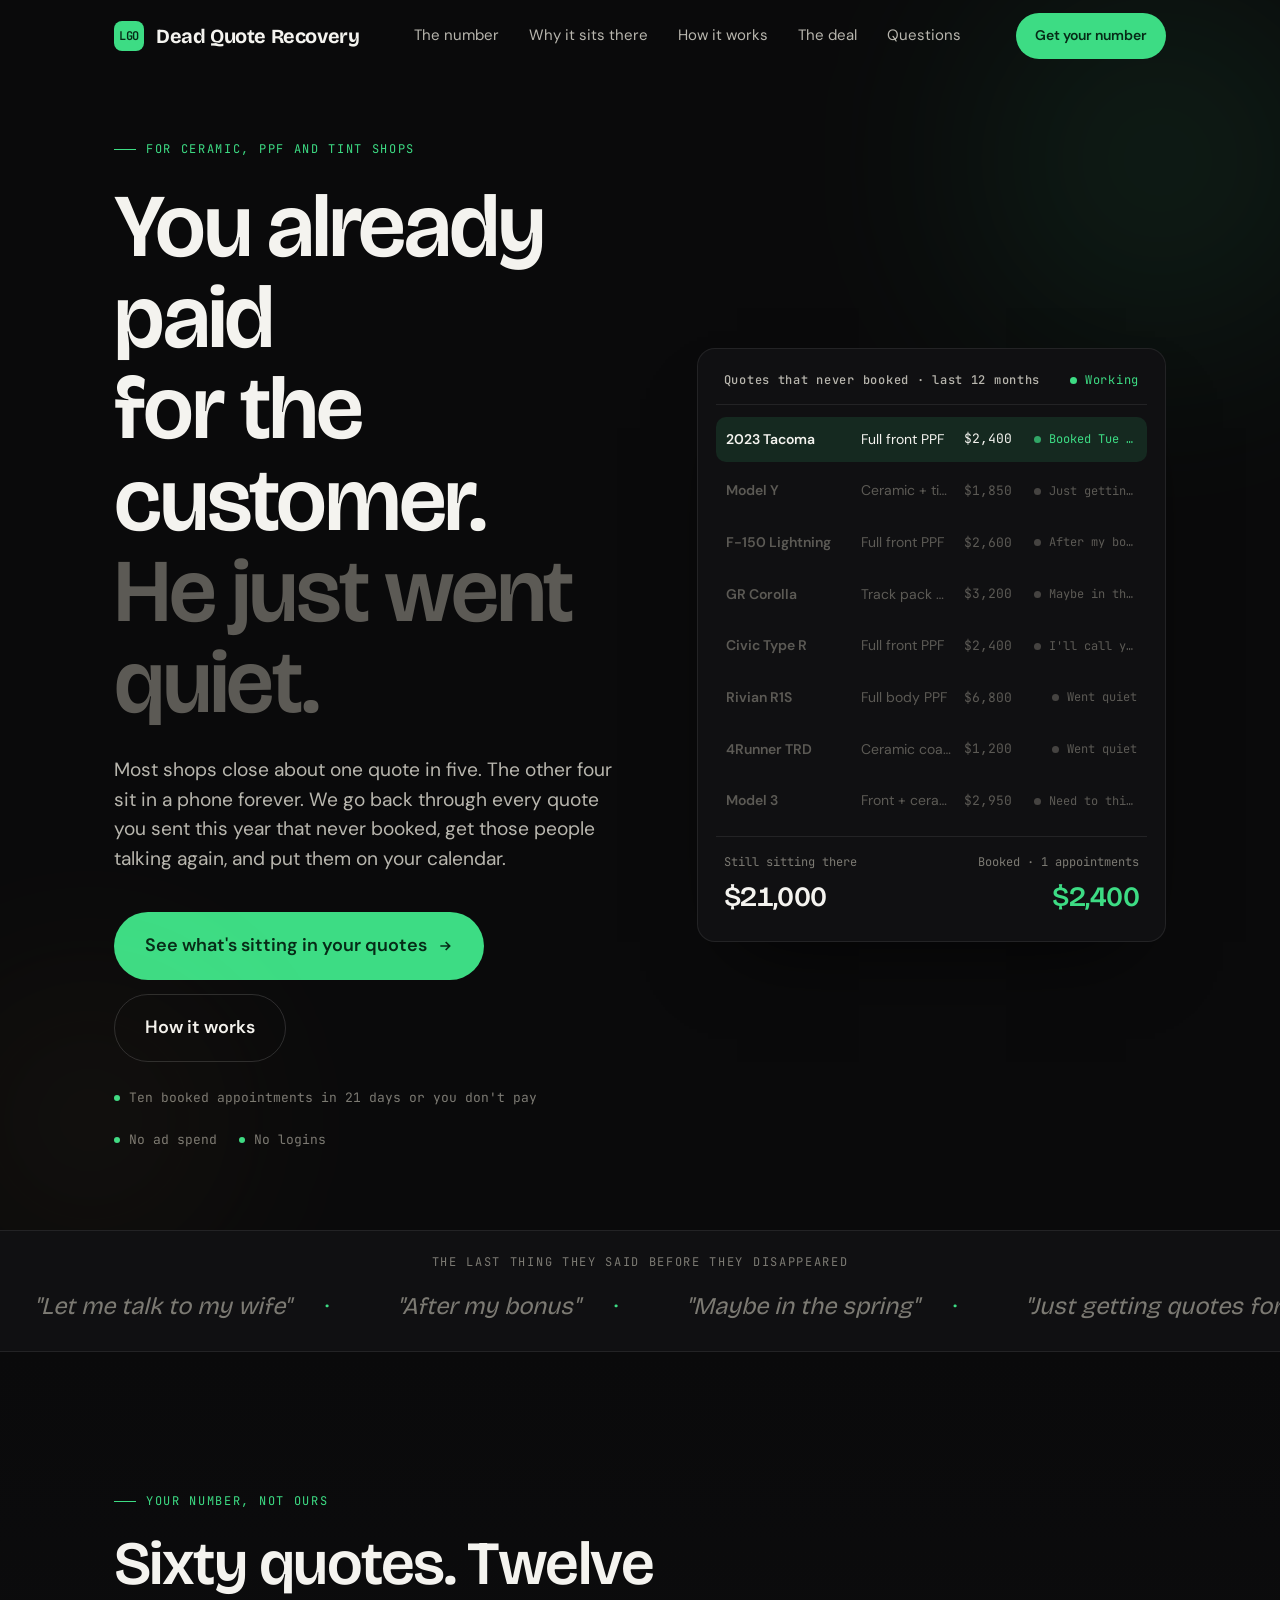
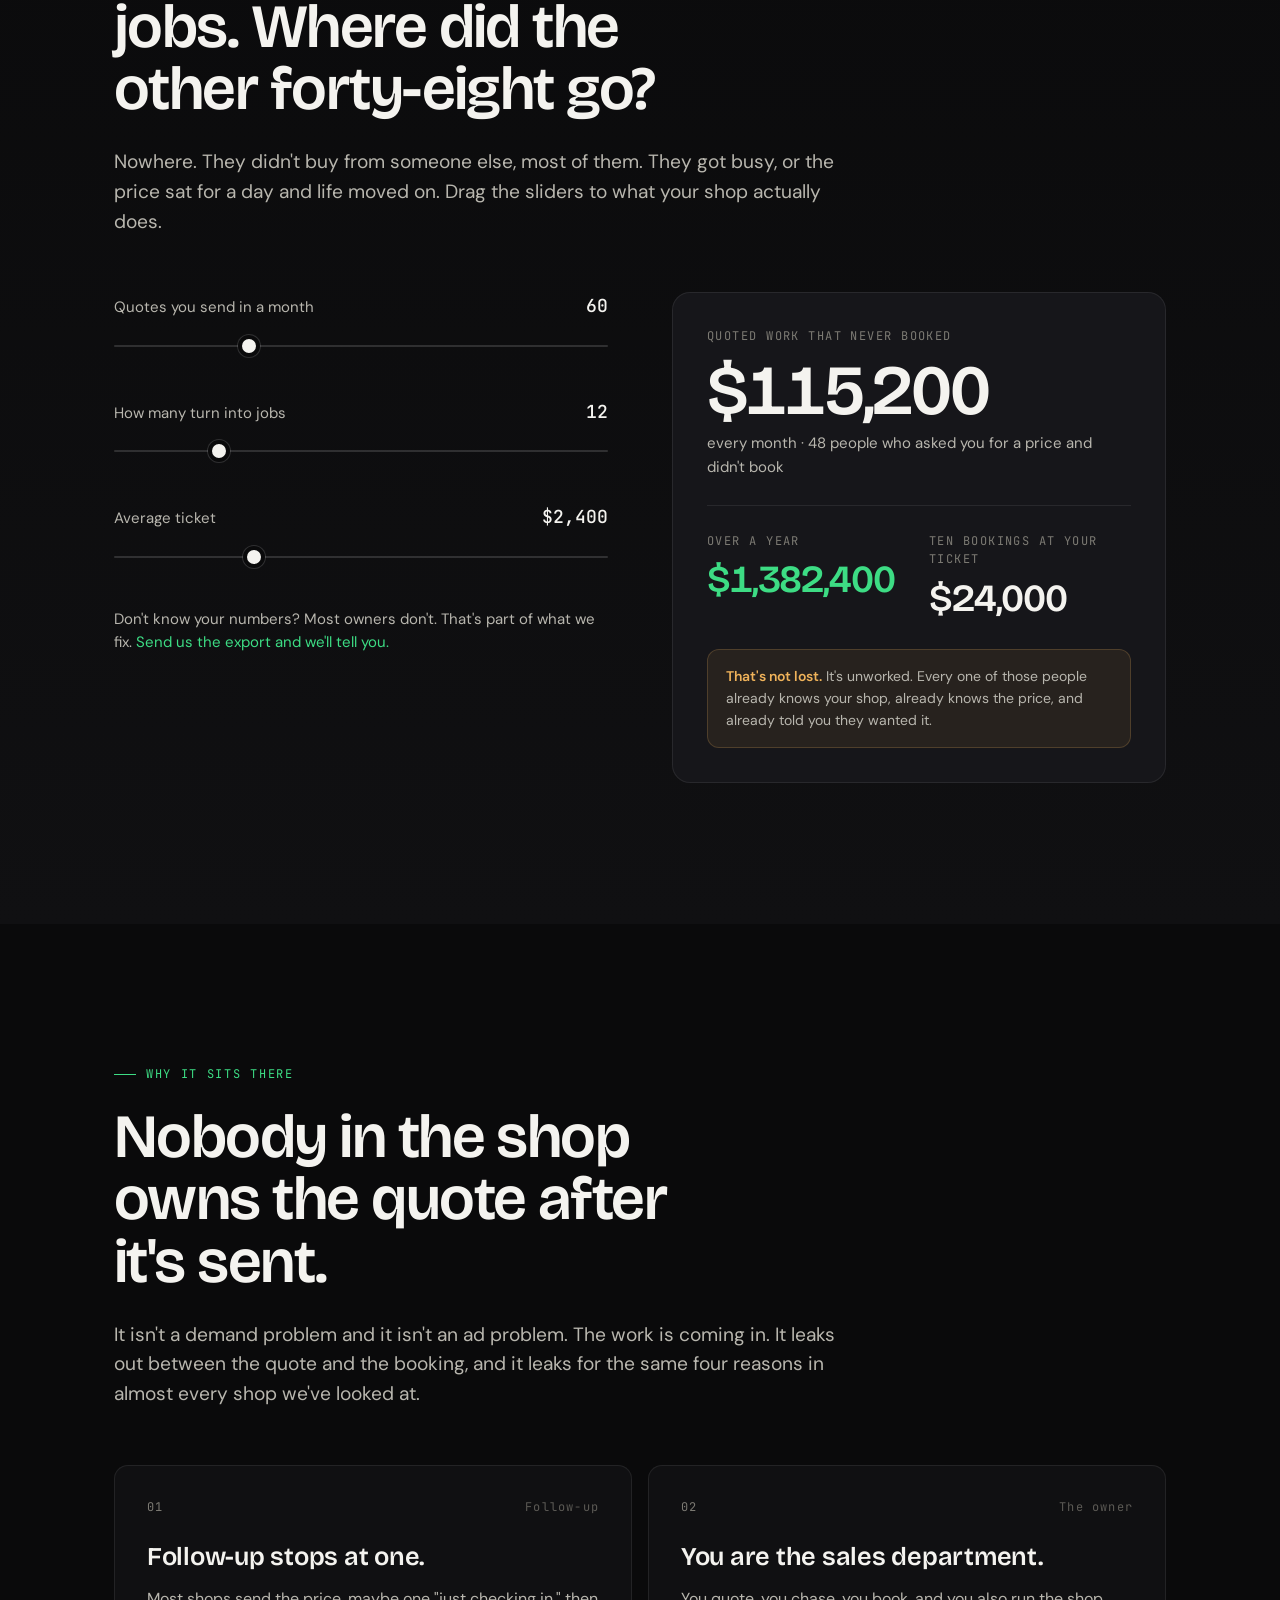
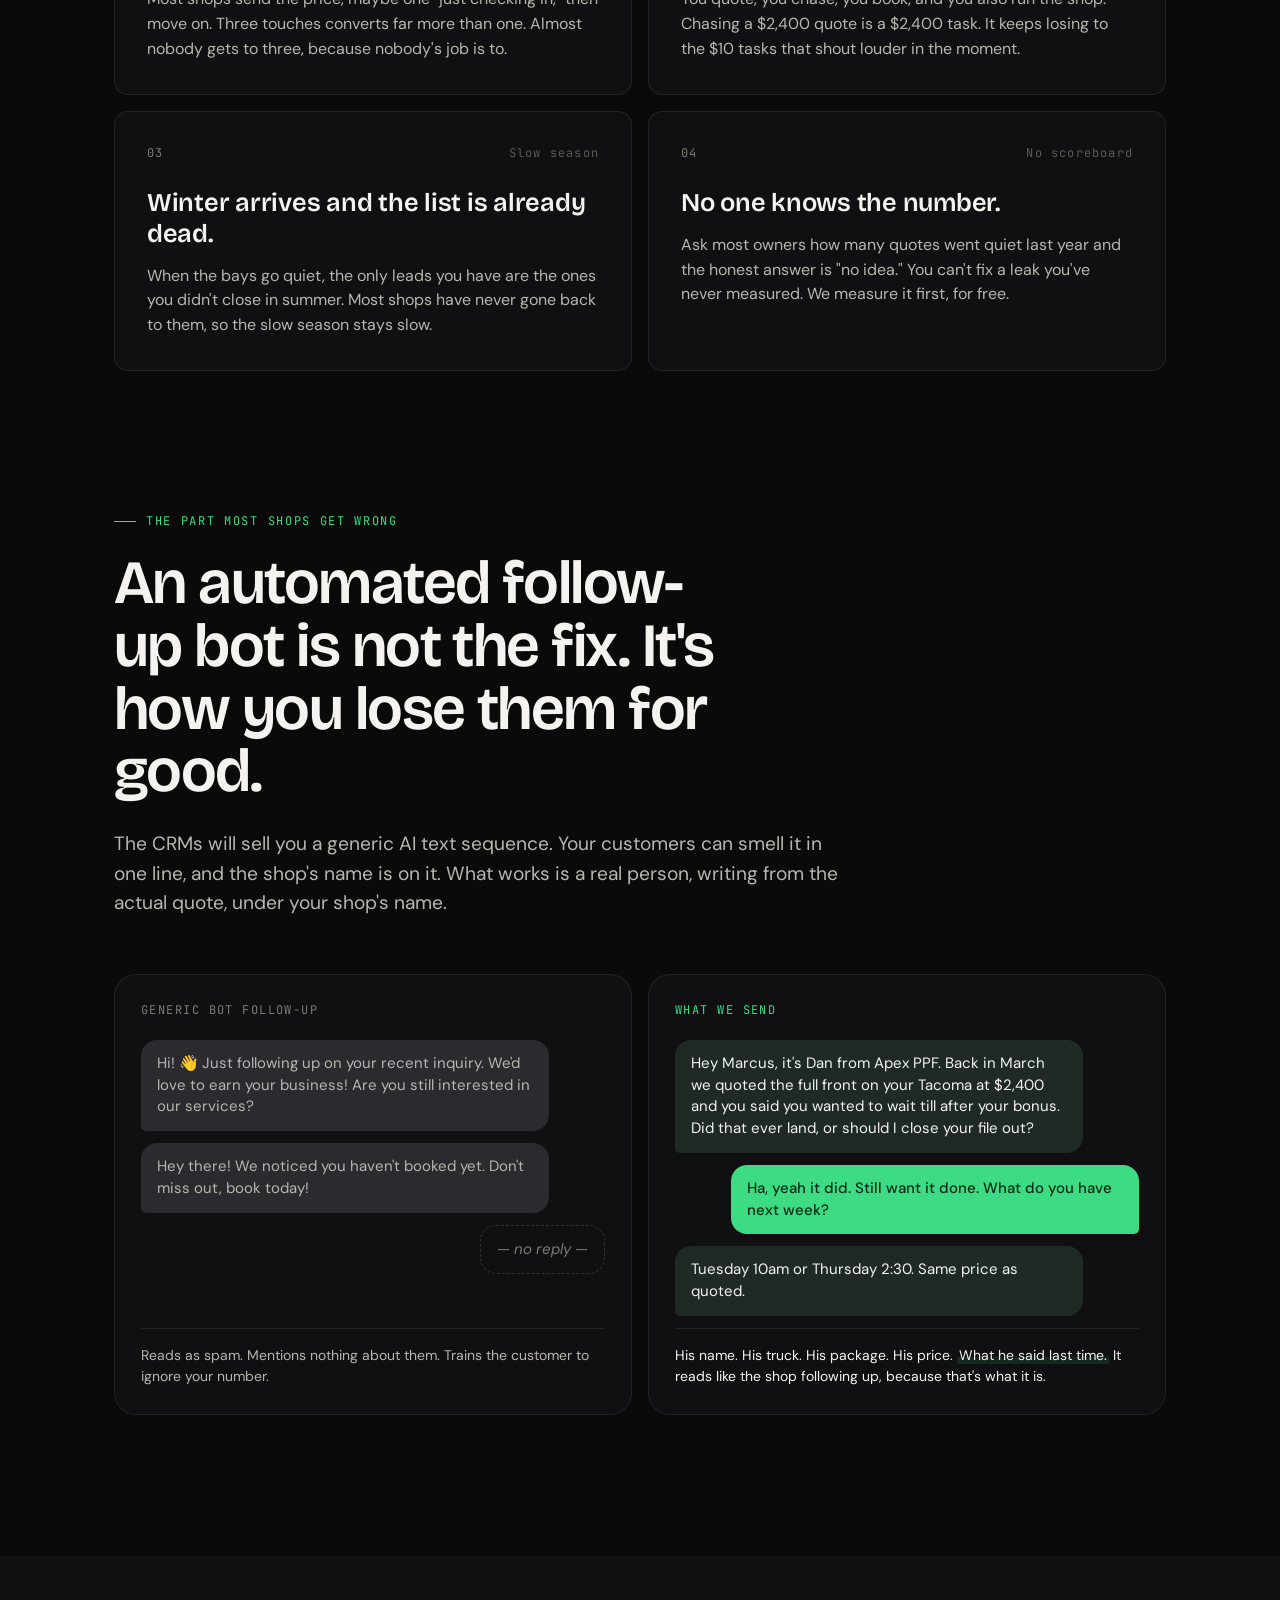
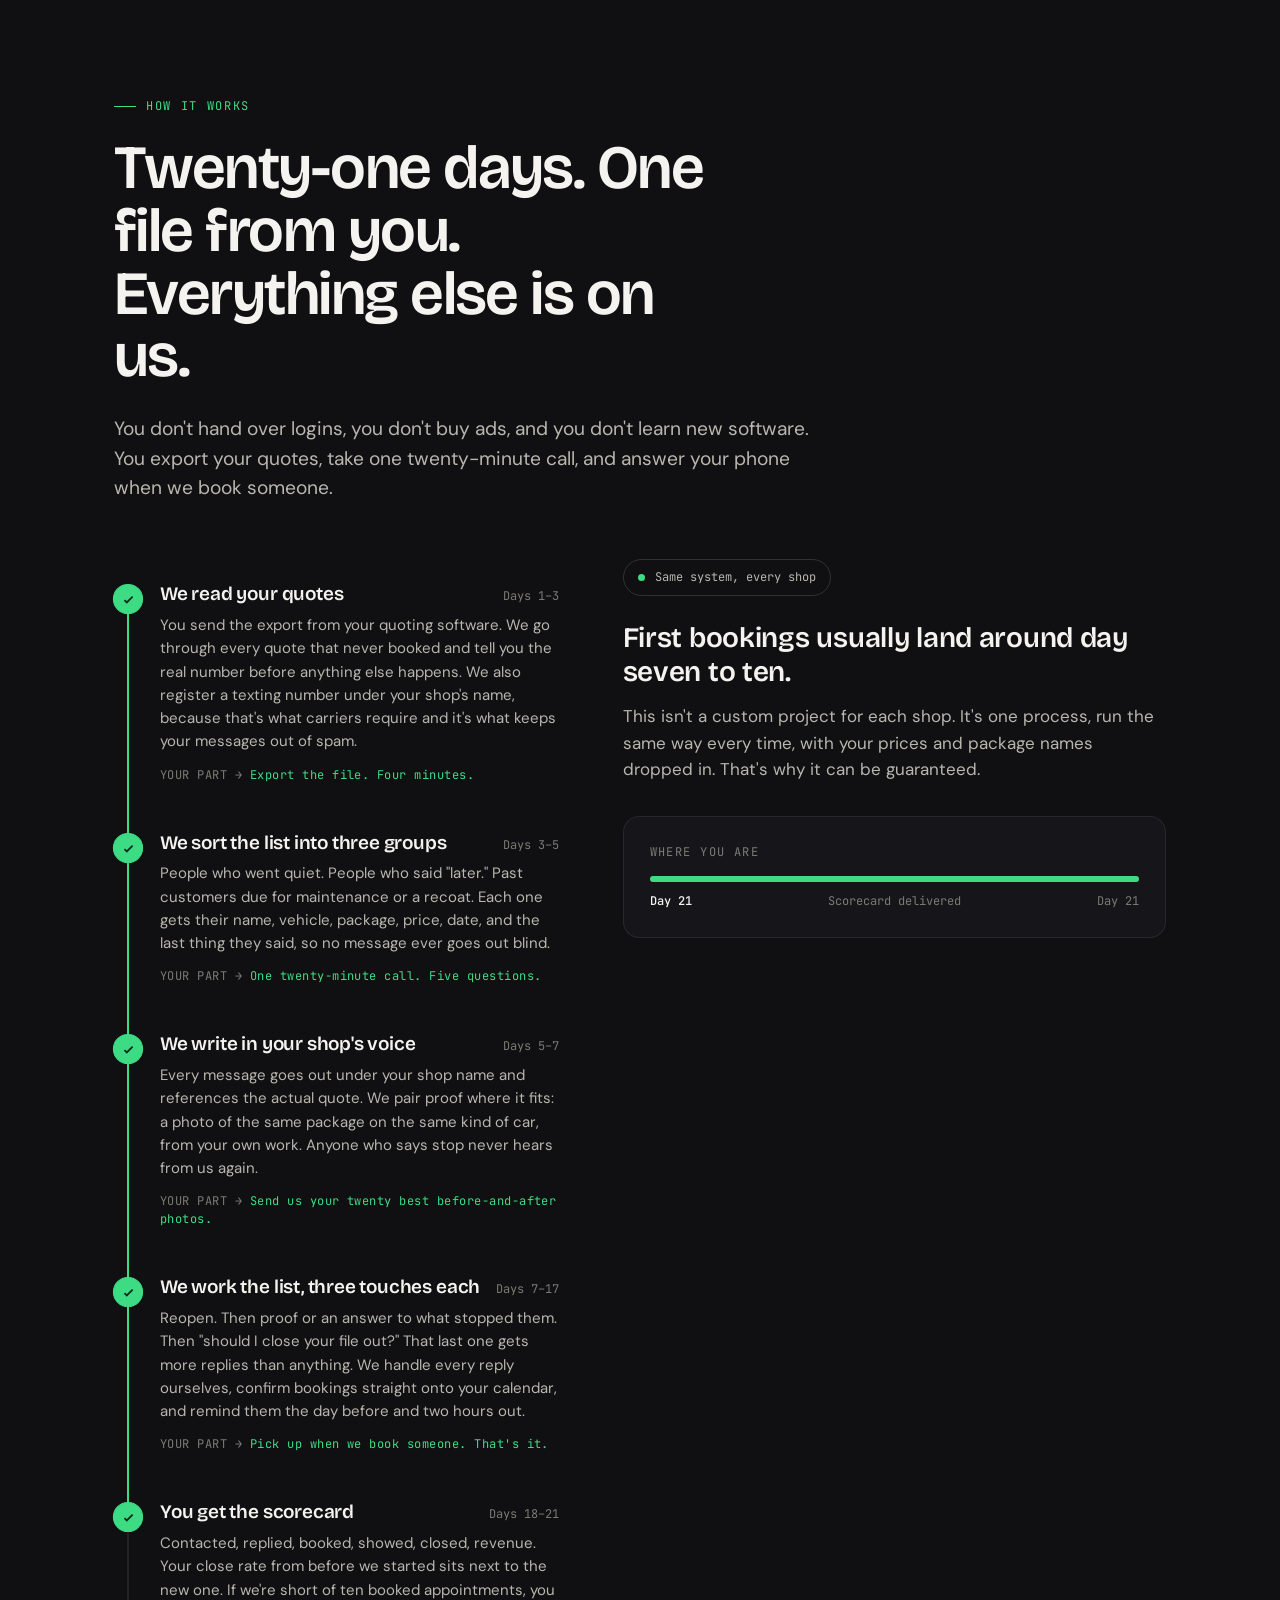
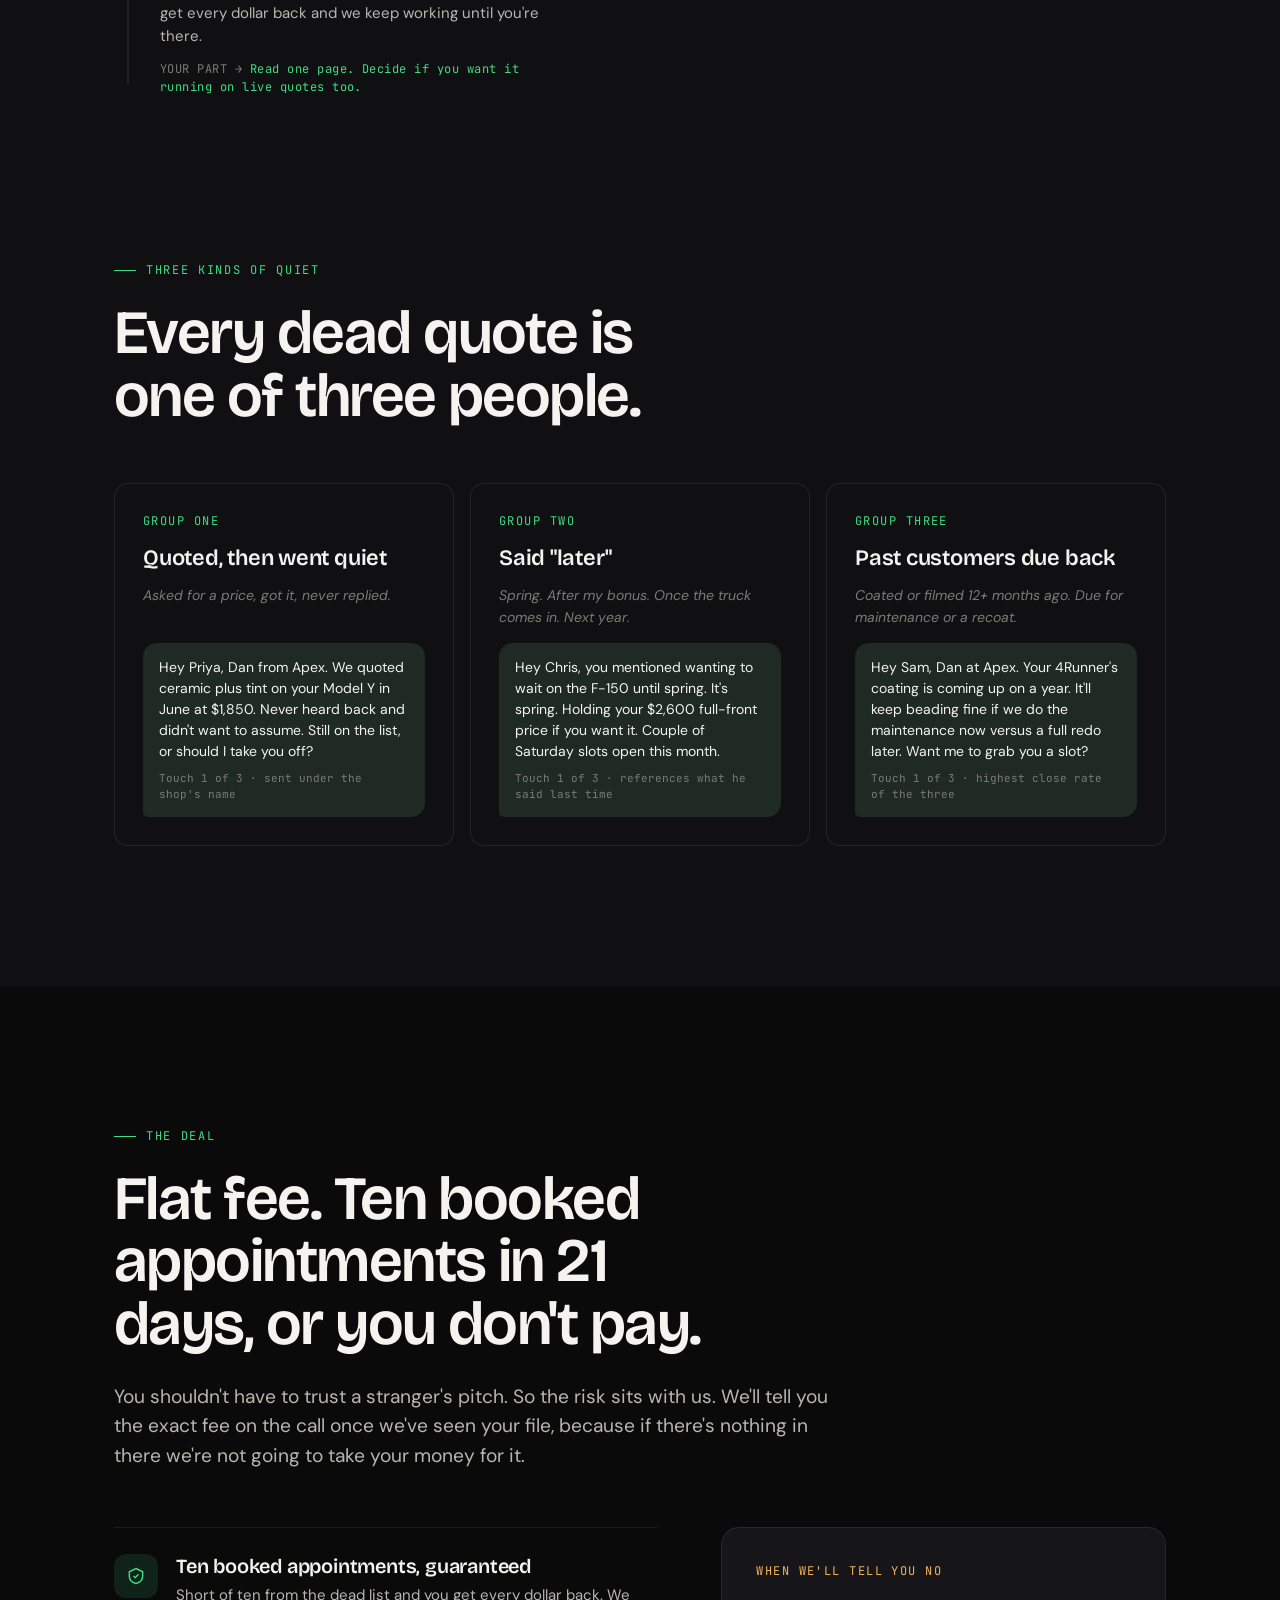
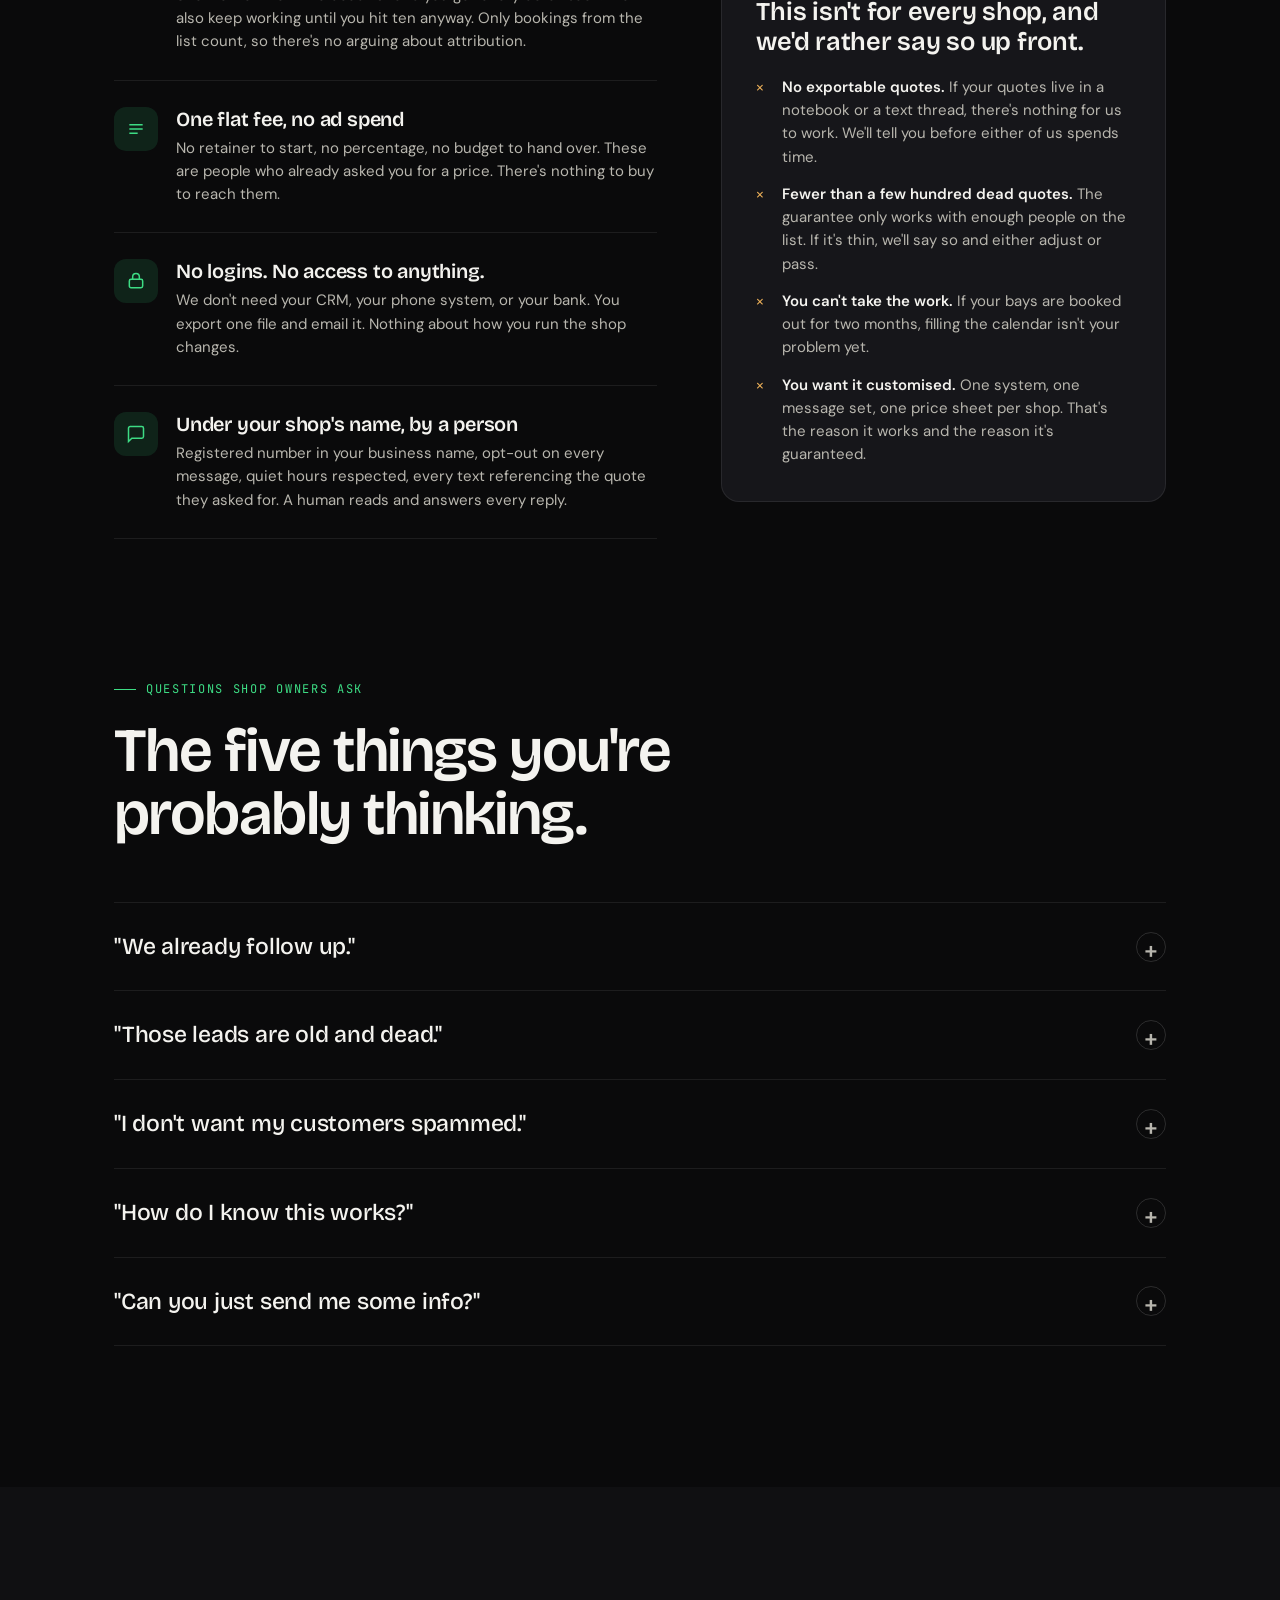
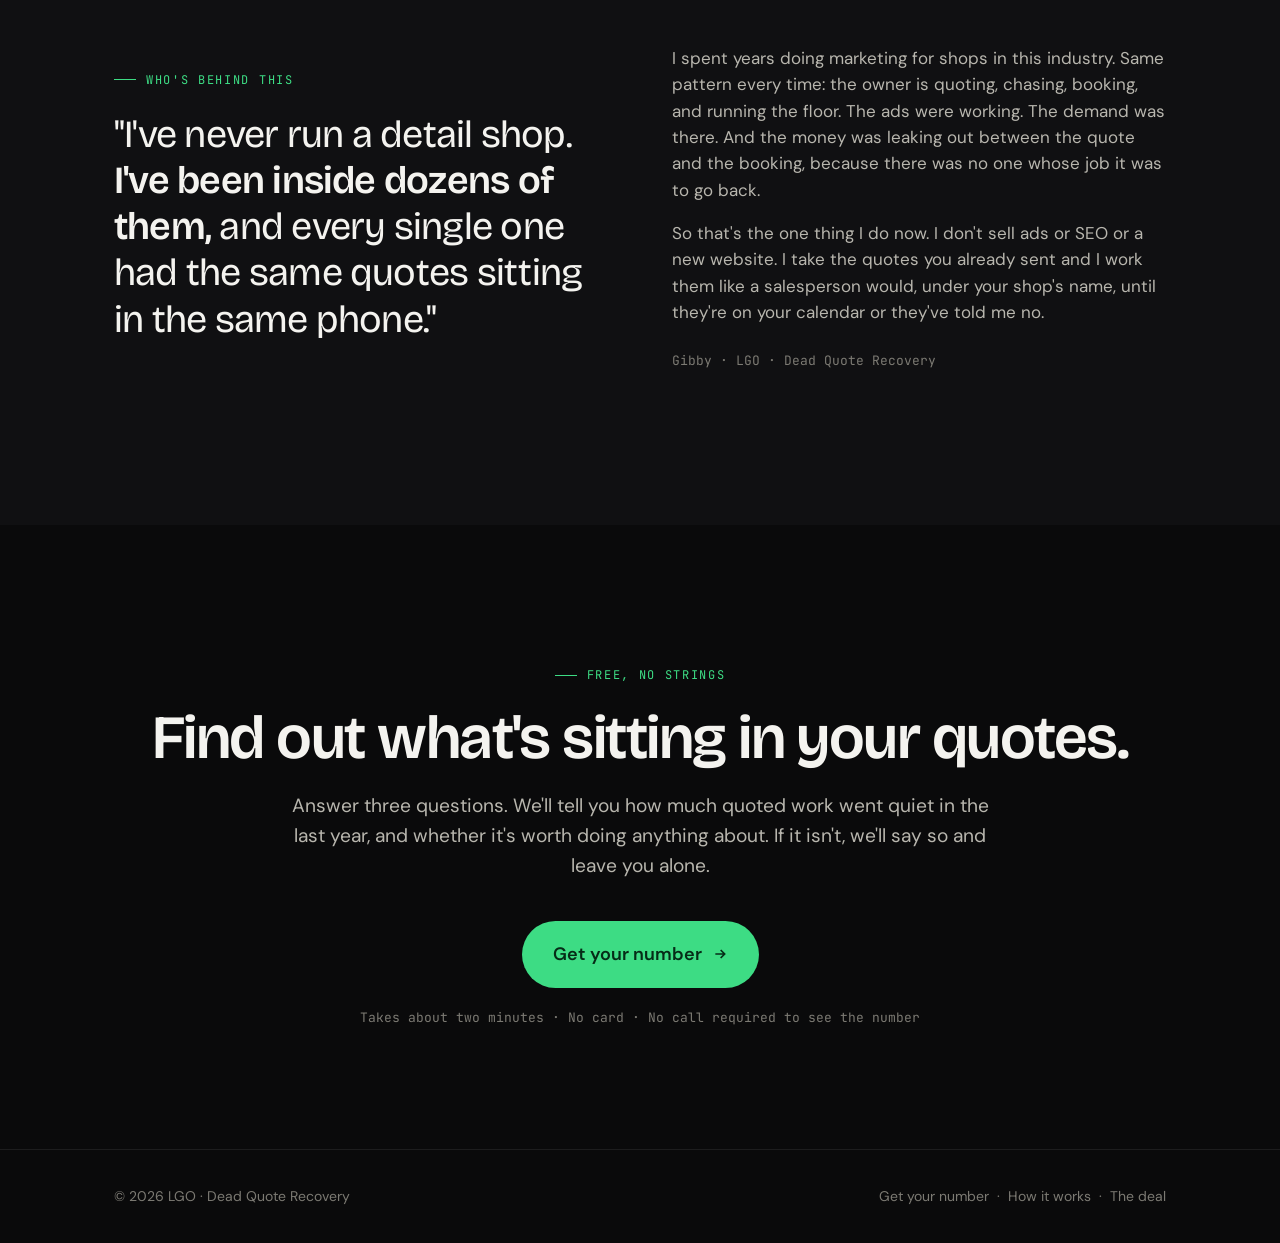
<file: index.html>
<!doctype html>
<html lang="en">
<head>
<meta charset="utf-8">
<meta name="viewport" content="width=device-width, initial-scale=1">
<title>LGO — We book the quotes your shop already sent</title>
<meta name="description" content="Dead Quote Recovery for ceramic, PPF and tint shops. We work every quote you sent this year that never booked and put appointments on your calendar. Ten booked appointments in 21 days or you don't pay.">
<meta name="theme-color" content="#0a0a0b">
<link rel="stylesheet" href="styles.css">
</head>
<body>

<header class="nav">
  <div class="wrap">
    <a class="brand" href="#top"><span class="mark">LGO</span><span class="txt"><span>Dead Quote Recovery</span></span></a>
    <nav class="nav-links">
      <a href="#math">The number</a>
      <a href="#leak">Why it sits there</a>
      <a href="#how">How it works</a>
      <a href="#deal">The deal</a>
      <a href="#faq">Questions</a>
    </nav>
    <a class="btn btn-primary" href="number.html">Get your number</a>
  </div>
</header>

<main id="top">

<!-- HERO -->
<section class="hero">
  <div class="glow glow-a"></div><div class="glow glow-b"></div>
  <div class="wrap hero-grid">
    <div>
      <div class="eyebrow">For ceramic, PPF and tint shops</div>
      <h1>
        <span class="line">You already paid</span>
        <span class="line">for the customer.</span>
        <span class="line dim">He just went quiet.</span>
      </h1>
      <p class="lede">Most shops close about one quote in five. The other four sit in a phone forever. We go back through every quote you sent this year that never booked, get those people talking again, and put them on your calendar.</p>
      <div class="actions">
        <a class="btn btn-primary btn-lg" href="number.html">See what's sitting in your quotes <svg viewBox="0 0 24 24" fill="none" stroke="currentColor" stroke-width="2.5"><path d="M5 12h14M13 6l6 6-6 6"/></svg></a>
        <a class="btn btn-ghost btn-lg" href="#how">How it works</a>
      </div>
      <div class="fine"><span>Ten booked appointments in 21 days or you don't pay</span><span>No ad spend</span><span>No logins</span></div>
    </div>

    <div class="ledger" id="ledger" aria-label="Animated example of dead quotes being booked">
      <div class="ledger-head"><b>Quotes that never booked · last 12 months</b><span class="live-dot"><i></i>Working</span></div>
      <div class="rows" id="rows"></div>
      <div class="ledger-foot">
        <div>Still sitting there<b id="deadTotal">$0</b></div>
        <div>Booked · <span id="bookedCount">0</span> appointments<b class="live" id="liveTotal">$0</b></div>
      </div>
    </div>
  </div>
</section>

<!-- TICKER -->
<div class="ticker" aria-hidden="true">
  <div class="ticker-label">The last thing they said before they disappeared</div>
  <div class="ticker-inner">
    <span>"Let me talk to my wife"</span><span>"After my bonus"</span><span>"Maybe in the spring"</span><span>"Just getting quotes for now"</span><span>"I'll call you back"</span><span>"Need to think about it"</span><span>"Is that your best price?"</span><span>"Once the truck comes in"</span><span>"Sounds good, thanks"</span><span>"What's the difference between the packages?"</span>
    <span>"Let me talk to my wife"</span><span>"After my bonus"</span><span>"Maybe in the spring"</span><span>"Just getting quotes for now"</span><span>"I'll call you back"</span><span>"Need to think about it"</span><span>"Is that your best price?"</span><span>"Once the truck comes in"</span><span>"Sounds good, thanks"</span><span>"What's the difference between the packages?"</span>
  </div>
</div>

<!-- MATH -->
<section class="math" id="math">
  <div class="wrap">
    <div class="reveal">
      <div class="eyebrow">Your number, not ours</div>
      <h2>Sixty quotes. Twelve jobs. Where did the other forty-eight go?</h2>
      <p class="lede">Nowhere. They didn't buy from someone else, most of them. They got busy, or the price sat for a day and life moved on. Drag the sliders to what your shop actually does.</p>
    </div>
    <div class="math-grid">
      <div class="controls reveal" data-d="1">
        <div class="ctrl">
          <label for="q">Quotes you send in a month <output id="qOut">60</output></label>
          <input type="range" id="q" min="10" max="200" step="5" value="60">
        </div>
        <div class="ctrl">
          <label for="c">How many turn into jobs <output id="cOut">12</output></label>
          <input type="range" id="c" min="0" max="60" step="1" value="12">
        </div>
        <div class="ctrl">
          <label for="t">Average ticket <output id="tOut">$2,400</output></label>
          <input type="range" id="t" min="300" max="8000" step="50" value="2400">
        </div>
        <p class="muted" style="font-size:15px;margin:0">Don't know your numbers? Most owners don't. That's part of what we fix. <a href="number.html" style="color:var(--live)">Send us the export and we'll tell you.</a></p>
      </div>
      <div class="result reveal" data-d="2">
        <div class="k">Quoted work that never booked</div>
        <div class="big" id="monthly">$0</div>
        <div class="sub">every month · <span id="lostCount">48</span> people who asked you for a price and didn't book</div>
        <hr>
        <div class="split">
          <div><div class="k">Over a year</div><div class="big live" id="yearly">$0</div></div>
          <div><div class="k">Ten bookings at your ticket</div><div class="big" id="tenValue">$0</div></div>
        </div>
        <div class="note"><b>That's not lost.</b> It's unworked. Every one of those people already knows your shop, already knows the price, and already told you they wanted it.</div>
      </div>
    </div>
  </div>
</section>

<!-- LEAK -->
<section id="leak">
  <div class="wrap">
    <div class="reveal">
      <div class="eyebrow">Why it sits there</div>
      <h2>Nobody in the shop owns the quote after it's sent.</h2>
      <p class="lede">It isn't a demand problem and it isn't an ad problem. The work is coming in. It leaks out between the quote and the booking, and it leaks for the same four reasons in almost every shop we've looked at.</p>
    </div>
    <div class="cards">
      <div class="card reveal" data-d="1">
        <div class="n">01 <i>Follow-up</i></div>
        <h3>Follow-up stops at one.</h3>
        <p>Most shops send the price, maybe one "just checking in," then move on. Three touches converts far more than one. Almost nobody gets to three, because nobody's job is to.</p>
      </div>
      <div class="card reveal" data-d="2">
        <div class="n">02 <i>The owner</i></div>
        <h3>You are the sales department.</h3>
        <p>You quote, you chase, you book, and you also run the shop. Chasing a $2,400 quote is a $2,400 task. It keeps losing to the $10 tasks that shout louder in the moment.</p>
      </div>
      <div class="card reveal" data-d="3">
        <div class="n">03 <i>Slow season</i></div>
        <h3>Winter arrives and the list is already dead.</h3>
        <p>When the bays go quiet, the only leads you have are the ones you didn't close in summer. Most shops have never gone back to them, so the slow season stays slow.</p>
      </div>
      <div class="card reveal" data-d="4">
        <div class="n">04 <i>No scoreboard</i></div>
        <h3>No one knows the number.</h3>
        <p>Ask most owners how many quotes went quiet last year and the honest answer is "no idea." You can't fix a leak you've never measured. We measure it first, for free.</p>
      </div>
    </div>
  </div>
</section>

<!-- COMPARE -->
<section id="different" style="padding-top:0">
  <div class="wrap">
    <div class="reveal">
      <div class="eyebrow">The part most shops get wrong</div>
      <h2>An automated follow-up bot is not the fix. It's how you lose them for good.</h2>
      <p class="lede">The CRMs will sell you a generic AI text sequence. Your customers can smell it in one line, and the shop's name is on it. What works is a real person, writing from the actual quote, under your shop's name.</p>
    </div>
    <div class="compare">
      <div class="phone bad reveal" data-d="1">
        <div class="tag">Generic bot follow-up</div>
        <div class="bubble out">Hi! 👋 Just following up on your recent inquiry. We'd love to earn your business! Are you still interested in our services?</div>
        <div class="bubble out">Hey there! We noticed you haven't booked yet. Don't miss out, book today!</div>
        <div class="bubble dead">— no reply —</div>
        <div class="verdict">Reads as spam. Mentions nothing about them. Trains the customer to ignore your number.</div>
      </div>
      <div class="phone good reveal" data-d="2">
        <div class="tag">What we send</div>
        <div class="bubble out">Hey Marcus, it's Dan from Apex PPF. Back in March we quoted the full front on your Tacoma at $2,400 and you said you wanted to wait till after your bonus. Did that ever land, or should I close your file out?</div>
        <div class="bubble in">Ha, yeah it did. Still want it done. What do you have next week?</div>
        <div class="bubble out">Tuesday 10am or Thursday 2:30. Same price as quoted.</div>
        <div class="verdict">His name. His truck. His package. His price. <span class="hl">What he said last time.</span> It reads like the shop following up, because that's what it is.</div>
      </div>
    </div>
  </div>
</section>

<!-- PROCESS -->
<section class="process" id="how">
  <div class="wrap">
    <div class="reveal">
      <div class="eyebrow">How it works</div>
      <h2>Twenty-one days. One file from you. Everything else is on us.</h2>
      <p class="lede">You don't hand over logins, you don't buy ads, and you don't learn new software. You export your quotes, take one twenty-minute call, and answer your phone when we book someone.</p>
    </div>
    <div class="steps">
      <aside class="process-side">
        <div class="pill"><i></i>Same system, every shop</div>
        <h3 style="font-size:clamp(22px,2.2vw,30px)">First bookings usually land around day seven to ten.</h3>
        <p class="muted" style="margin-top:14px">This isn't a custom project for each shop. It's one process, run the same way every time, with your prices and package names dropped in. That's why it can be guaranteed.</p>
        <div class="gauge">
          <div class="k">Where you are</div>
          <div class="bar"><i id="gaugeBar"></i></div>
          <div class="lab"><b id="gaugeDay">Day 1</b><span id="gaugeLabel">You send the file</span><span>Day 21</span></div>
        </div>
      </aside>
      <div class="step-list" role="list">
        <div class="track" aria-hidden="true"><i id="stepFill"></i></div>
        <div class="step" role="listitem">
          <div class="ico"><span class="num">1</span><i class="spin"></i><svg viewBox="0 0 24 24"><path d="M5 13l4 4L19 7"/></svg></div>
          <div>
            <div class="t"><h3>We read your quotes</h3><span class="d">Days 1–3</span></div>
            <p>You send the export from your quoting software. We go through every quote that never booked and tell you the real number before anything else happens. We also register a texting number under your shop's name, because that's what carriers require and it's what keeps your messages out of spam.</p>
            <div class="you">Export the file. Four minutes.</div>
          </div>
        </div>
        <div class="step" role="listitem">
          <div class="ico"><span class="num">2</span><i class="spin"></i><svg viewBox="0 0 24 24"><path d="M5 13l4 4L19 7"/></svg></div>
          <div>
            <div class="t"><h3>We sort the list into three groups</h3><span class="d">Days 3–5</span></div>
            <p>People who went quiet. People who said "later." Past customers due for maintenance or a recoat. Each one gets their name, vehicle, package, price, date, and the last thing they said, so no message ever goes out blind.</p>
            <div class="you">One twenty-minute call. Five questions.</div>
          </div>
        </div>
        <div class="step" role="listitem">
          <div class="ico"><span class="num">3</span><i class="spin"></i><svg viewBox="0 0 24 24"><path d="M5 13l4 4L19 7"/></svg></div>
          <div>
            <div class="t"><h3>We write in your shop's voice</h3><span class="d">Days 5–7</span></div>
            <p>Every message goes out under your shop name and references the actual quote. We pair proof where it fits: a photo of the same package on the same kind of car, from your own work. Anyone who says stop never hears from us again.</p>
            <div class="you">Send us your twenty best before-and-after photos.</div>
          </div>
        </div>
        <div class="step" role="listitem">
          <div class="ico"><span class="num">4</span><i class="spin"></i><svg viewBox="0 0 24 24"><path d="M5 13l4 4L19 7"/></svg></div>
          <div>
            <div class="t"><h3>We work the list, three touches each</h3><span class="d">Days 7–17</span></div>
            <p>Reopen. Then proof or an answer to what stopped them. Then "should I close your file out?" That last one gets more replies than anything. We handle every reply ourselves, confirm bookings straight onto your calendar, and remind them the day before and two hours out.</p>
            <div class="you">Pick up when we book someone. That's it.</div>
          </div>
        </div>
        <div class="step" role="listitem">
          <div class="ico"><span class="num">5</span><i class="spin"></i><svg viewBox="0 0 24 24"><path d="M5 13l4 4L19 7"/></svg></div>
          <div>
            <div class="t"><h3>You get the scorecard</h3><span class="d">Days 18–21</span></div>
            <p>Contacted, replied, booked, showed, closed, revenue. Your close rate from before we started sits next to the new one. If we're short of ten booked appointments, you get every dollar back and we keep working until you're there.</p>
            <div class="you">Read one page. Decide if you want it running on live quotes too.</div>
          </div>
        </div>
      </div>
    </div>
  </div>
</section>

<!-- SEGMENTS -->
<section id="segments" style="padding-top:0;background:var(--bg-2)">
  <div class="wrap">
    <div class="reveal">
      <div class="eyebrow">Three kinds of quiet</div>
      <h2>Every dead quote is one of three people.</h2>
    </div>
    <div class="segs">
      <div class="seg reveal" data-d="1">
        <div class="k">Group one</div>
        <h3>Quoted, then went quiet</h3>
        <p class="ex">Asked for a price, got it, never replied.</p>
        <div class="msg">Hey Priya, Dan from Apex. We quoted ceramic plus tint on your Model Y in June at $1,850. Never heard back and didn't want to assume. Still on the list, or should I take you off?<small>Touch 1 of 3 · sent under the shop's name</small></div>
      </div>
      <div class="seg reveal" data-d="2">
        <div class="k">Group two</div>
        <h3>Said "later"</h3>
        <p class="ex">Spring. After my bonus. Once the truck comes in. Next year.</p>
        <div class="msg">Hey Chris, you mentioned wanting to wait on the F-150 until spring. It's spring. Holding your $2,600 full-front price if you want it. Couple of Saturday slots open this month.<small>Touch 1 of 3 · references what he said last time</small></div>
      </div>
      <div class="seg reveal" data-d="3">
        <div class="k">Group three</div>
        <h3>Past customers due back</h3>
        <p class="ex">Coated or filmed 12+ months ago. Due for maintenance or a recoat.</p>
        <div class="msg">Hey Sam, Dan at Apex. Your 4Runner's coating is coming up on a year. It'll keep beading fine if we do the maintenance now versus a full redo later. Want me to grab you a slot?<small>Touch 1 of 3 · highest close rate of the three</small></div>
      </div>
    </div>
  </div>
</section>

<!-- DEAL -->
<section id="deal">
  <div class="wrap">
    <div class="reveal">
      <div class="eyebrow">The deal</div>
      <h2>Flat fee. Ten booked appointments in 21 days, or you don't pay.</h2>
      <p class="lede">You shouldn't have to trust a stranger's pitch. So the risk sits with us. We'll tell you the exact fee on the call once we've seen your file, because if there's nothing in there we're not going to take your money for it.</p>
    </div>
    <div class="deal-grid">
      <div class="terms reveal" data-d="1">
        <div class="term">
          <div class="i"><svg viewBox="0 0 24 24"><path d="M12 3l8 4v5c0 5-3.5 8-8 9-4.5-1-8-4-8-9V7l8-4z"/><path d="M9 12l2 2 4-4"/></svg></div>
          <div><h3>Ten booked appointments, guaranteed</h3><p>Short of ten from the dead list and you get every dollar back. We also keep working until you hit ten anyway. Only bookings from the list count, so there's no arguing about attribution.</p></div>
        </div>
        <div class="term">
          <div class="i"><svg viewBox="0 0 24 24"><path d="M4 7h16M4 12h16M4 17h10"/></svg></div>
          <div><h3>One flat fee, no ad spend</h3><p>No retainer to start, no percentage, no budget to hand over. These are people who already asked you for a price. There's nothing to buy to reach them.</p></div>
        </div>
        <div class="term">
          <div class="i"><svg viewBox="0 0 24 24"><rect x="4" y="10" width="16" height="10" rx="2"/><path d="M8 10V7a4 4 0 0 1 8 0v3"/></svg></div>
          <div><h3>No logins. No access to anything.</h3><p>We don't need your CRM, your phone system, or your bank. You export one file and email it. Nothing about how you run the shop changes.</p></div>
        </div>
        <div class="term">
          <div class="i"><svg viewBox="0 0 24 24"><path d="M21 15a2 2 0 0 1-2 2H7l-4 4V5a2 2 0 0 1 2-2h14a2 2 0 0 1 2 2z"/></svg></div>
          <div><h3>Under your shop's name, by a person</h3><p>Registered number in your business name, opt-out on every message, quiet hours respected, every text referencing the quote they asked for. A human reads and answers every reply.</p></div>
        </div>
      </div>
      <div class="no-box reveal" data-d="2">
        <div class="k">When we'll tell you no</div>
        <h3>This isn't for every shop, and we'd rather say so up front.</h3>
        <ul>
          <li><b>No exportable quotes.</b> If your quotes live in a notebook or a text thread, there's nothing for us to work. We'll tell you before either of us spends time.</li>
          <li><b>Fewer than a few hundred dead quotes.</b> The guarantee only works with enough people on the list. If it's thin, we'll say so and either adjust or pass.</li>
          <li><b>You can't take the work.</b> If your bays are booked out for two months, filling the calendar isn't your problem yet.</li>
          <li><b>You want it customised.</b> One system, one message set, one price sheet per shop. That's the reason it works and the reason it's guaranteed.</li>
        </ul>
      </div>
    </div>
  </div>
</section>

<!-- FAQ -->
<section id="faq" style="padding-top:0">
  <div class="wrap">
    <div class="reveal">
      <div class="eyebrow">Questions shop owners ask</div>
      <h2>The five things you're probably thinking.</h2>
    </div>
    <div class="faq reveal" data-d="1">
      <div class="qa"><button>"We already follow up."<span class="pm"></span></button><div class="a"><p>Most shops do, once. Ask yourself how many times you reach out before you let it go. It's almost always one. Following up three times converts a big chunk more of the same people. Nothing about the follow-up is wrong. It just stops too early, because nobody's job is to keep going.</p></div></div>
      <div class="qa"><button>"Those leads are old and dead."<span class="pm"></span></button><div class="a"><p>Someone who asked for a price on PPF in March didn't stop wanting PPF. They got busy, forgot, or went somewhere else. You don't know which until someone reaches back out, and you already paid to get that lead in the door once. We find out, and we don't charge you if there was nothing there.</p></div></div>
      <div class="qa"><button>"I don't want my customers spammed."<span class="pm"></span></button><div class="a"><p>Neither do we. Every message goes out under your shop's name, references the exact quote they asked for, and anyone who says stop is done for good. It reads like you following up, because functionally that's what it is. Look at the example above. That's the standard, not the brochure version.</p></div></div>
      <div class="qa"><button>"How do I know this works?"<span class="pm"></span></button><div class="a"><p>You don't yet, which is why you get every dollar back if it doesn't. We're taking that risk, not you. The scorecard at the end shows your close rate before and after, from your own list, so you're not relying on our word for it either.</p></div></div>
      <div class="qa"><button>"Can you just send me some info?"<span class="pm"></span></button><div class="a"><p>We can, but generic information won't tell you anything useful. The only number that matters is yours. Export your quotes, send the file, and we'll tell you what's sitting in there for free. It takes four minutes and you'll have a real answer instead of a sales page.</p></div></div>
    </div>
  </div>
</section>

<!-- ABOUT -->
<section class="about" id="about" style="background:var(--bg-2)">
  <div class="wrap about-grid">
    <div class="reveal">
      <div class="eyebrow">Who's behind this</div>
      <div class="quote">"I've never run a detail shop. <b>I've been inside dozens of them,</b> and every single one had the same quotes sitting in the same phone."</div>
    </div>
    <div class="reveal" data-d="1">
      <p>I spent years doing marketing for shops in this industry. Same pattern every time: the owner is quoting, chasing, booking, and running the floor. The ads were working. The demand was there. And the money was leaking out between the quote and the booking, because there was no one whose job it was to go back.</p>
      <p>So that's the one thing I do now. I don't sell ads or SEO or a new website. I take the quotes you already sent and I work them like a salesperson would, under your shop's name, until they're on your calendar or they've told me no.</p>
      <p class="mono" style="font-size:13px;color:var(--fg-3);margin-top:26px">Gibby · LGO · Dead Quote Recovery</p>
    </div>
  </div>
</section>

<!-- CTA -->
<section class="cta">
  <div class="wrap reveal">
    <div class="eyebrow" style="justify-content:center">Free, no strings</div>
    <h2>Find out what's sitting in your quotes.</h2>
    <p class="lede">Answer three questions. We'll tell you how much quoted work went quiet in the last year, and whether it's worth doing anything about. If it isn't, we'll say so and leave you alone.</p>
    <div class="actions">
      <a class="btn btn-primary btn-lg" href="number.html">Get your number <svg viewBox="0 0 24 24" fill="none" stroke="currentColor" stroke-width="2.5"><path d="M5 12h14M13 6l6 6-6 6"/></svg></a>
    </div>
    <div class="fine">Takes about two minutes · No card · No call required to see the number</div>
  </div>
</section>

</main>

<footer>
  <div class="wrap">
    <span>© <span id="yr"></span> LGO · Dead Quote Recovery</span>
    <span><a href="number.html">Get your number</a> &nbsp;·&nbsp; <a href="#how">How it works</a> &nbsp;·&nbsp; <a href="#deal">The deal</a></span>
  </div>
</footer>

<script>document.getElementById('yr').textContent=new Date().getFullYear()</script>
<script src="site.js"></script>
</body>
</html>
</file>
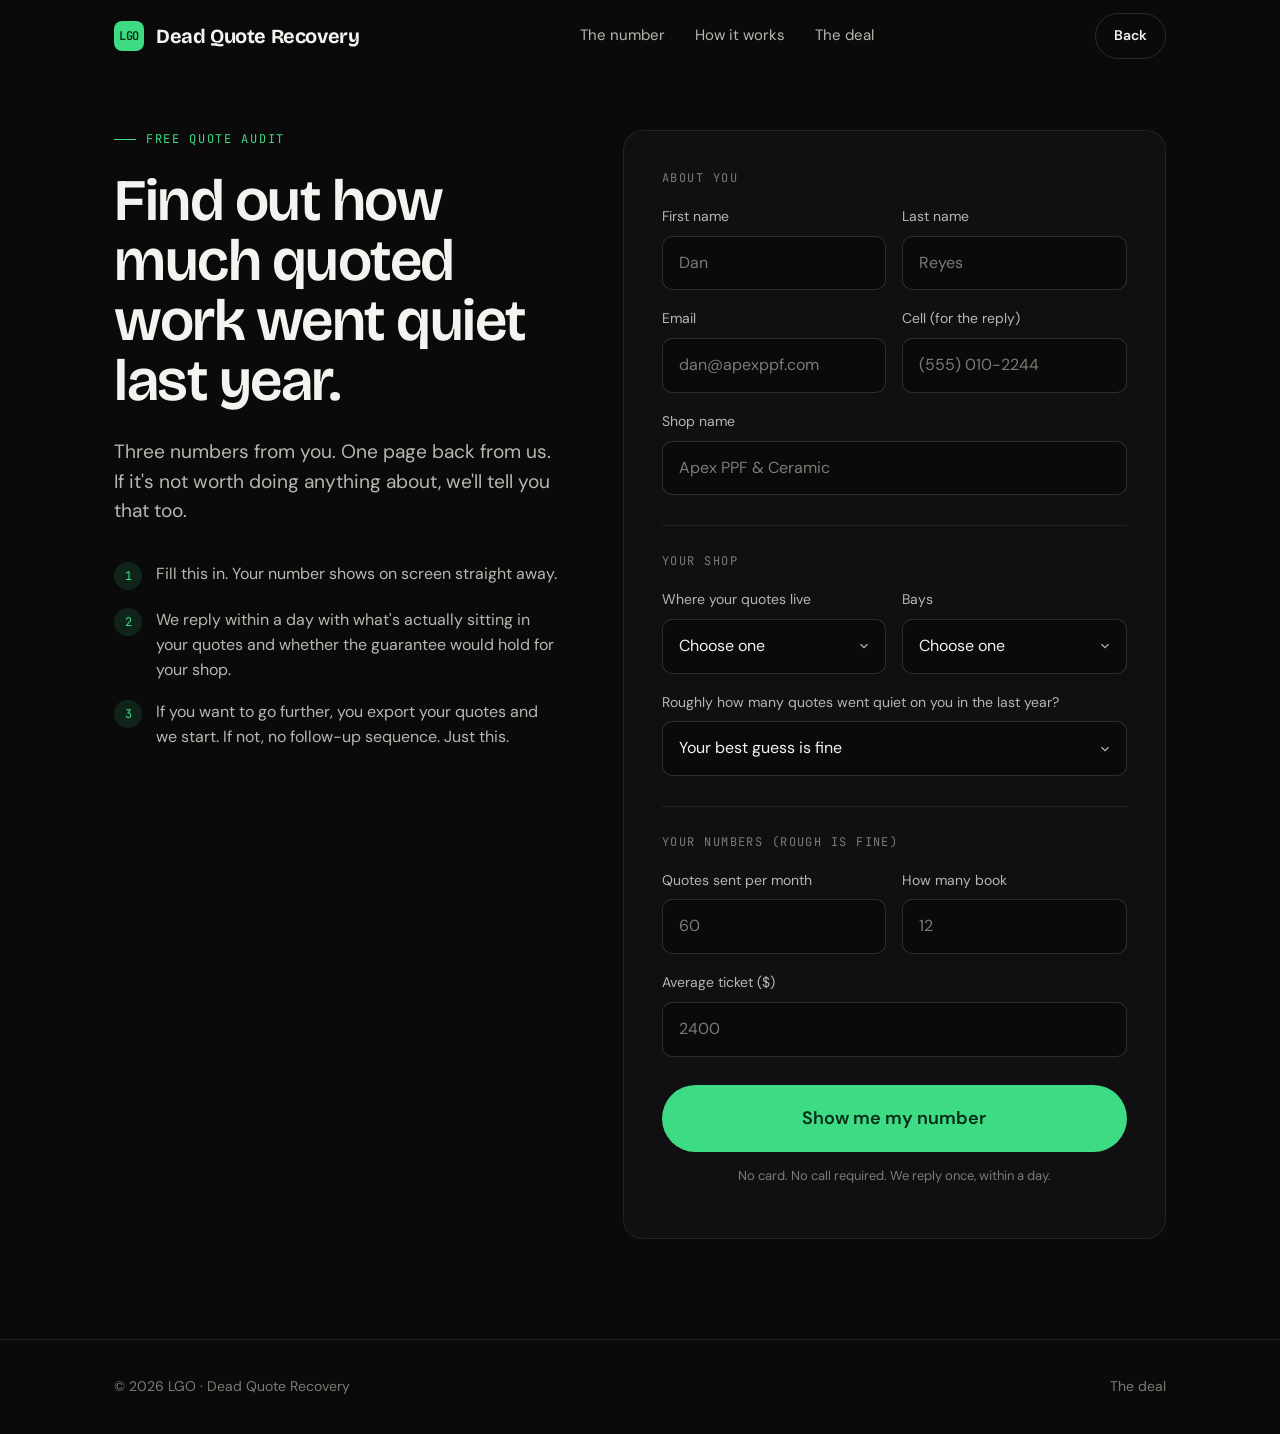
<file: number.html>
<!doctype html>
<html lang="en">
<head>
<meta charset="utf-8">
<meta name="viewport" content="width=device-width, initial-scale=1">
<title>Get your number — LGO Dead Quote Recovery</title>
<meta name="description" content="Three questions. We tell you how much quoted work went quiet in your shop last year, free.">
<meta name="theme-color" content="#0a0a0b">
<link rel="stylesheet" href="styles.css">
</head>
<body>

<header class="nav scrolled">
  <div class="wrap">
    <a class="brand" href="index.html"><span class="mark">LGO</span><span class="txt"><span>Dead Quote Recovery</span></span></a>
    <nav class="nav-links">
      <a href="index.html#math">The number</a>
      <a href="index.html#how">How it works</a>
      <a href="index.html#deal">The deal</a>
    </nav>
    <a class="btn btn-ghost" href="index.html">Back</a>
  </div>
</header>

<main class="form-page">
  <div class="wrap form-grid">
    <div>
      <div class="eyebrow">Free quote audit</div>
      <h1 style="font-size:clamp(36px,4.6vw,60px)">Find out how much quoted work went quiet last year.</h1>
      <p class="lede">Three numbers from you. One page back from us. If it's not worth doing anything about, we'll tell you that too.</p>
      <ul class="side-list">
        <li><i>1</i><span>Fill this in. Your number shows on screen straight away.</span></li>
        <li><i>2</i><span>We reply within a day with what's actually sitting in your quotes and whether the guarantee would hold for your shop.</span></li>
        <li><i>3</i><span>If you want to go further, you export your quotes and we start. If not, no follow-up sequence. Just this.</span></li>
      </ul>
    </div>

    <div class="form-card">
      <div id="formWrap">
        <form id="leadForm" name="quote-audit" method="POST" data-netlify="true" netlify-honeypot="company" novalidate>
          <input type="hidden" name="form-name" value="quote-audit">
          <p style="display:none"><label>Leave blank <input name="company"></label></p>

          <div class="f-sec first">About you</div>
          <div class="f-row">
            <div class="f"><label for="first">First name</label><input id="first" name="first" required autocomplete="given-name" placeholder="Dan"></div>
            <div class="f"><label for="last">Last name</label><input id="last" name="last" required autocomplete="family-name" placeholder="Reyes"></div>
          </div>
          <div class="f-row">
            <div class="f"><label for="email">Email</label><input id="email" name="email" type="email" required autocomplete="email" placeholder="dan@apexppf.com"></div>
            <div class="f"><label for="phone">Cell (for the reply)</label><input id="phone" name="phone" type="tel" autocomplete="tel" placeholder="(555) 010-2244"></div>
          </div>
          <div class="f"><label for="shop">Shop name</label><input id="shop" name="shop" required placeholder="Apex PPF & Ceramic"></div>

          <div class="f-sec">Your shop</div>
          <div class="f-row">
            <div class="f"><label for="software">Where your quotes live</label>
              <select id="software" name="software" required>
                <option value="" disabled selected>Choose one</option>
                <option>Urable</option><option>QuoteIQ</option><option>Jobber</option><option>GoHighLevel</option><option>Shopmonkey</option><option>Square / Invoices</option><option>Texts and email only</option><option>Other</option>
              </select></div>
            <div class="f"><label for="bays">Bays</label>
              <select id="bays" name="bays" required>
                <option value="" disabled selected>Choose one</option>
                <option>1</option><option>2</option><option>3–4</option><option>5+</option><option>Mobile only</option>
              </select></div>
          </div>
          <div class="f"><label for="dead">Roughly how many quotes went quiet on you in the last year?</label>
            <select id="dead" name="dead" required>
              <option value="" disabled selected>Your best guess is fine</option>
              <option>Under 100</option><option>100–300</option><option>300–600</option><option>600+</option><option>Honestly no idea</option>
            </select></div>

          <div class="f-sec">Your numbers (rough is fine)</div>
          <div class="f-row">
            <div class="f"><label for="quotes">Quotes sent per month</label><input id="quotes" name="quotes" type="number" min="1" max="1000" required inputmode="numeric" placeholder="60"></div>
            <div class="f"><label for="closed">How many book</label><input id="closed" name="closed" type="number" min="0" max="1000" required inputmode="numeric" placeholder="12"></div>
          </div>
          <div class="f"><label for="ticket">Average ticket ($)</label><input id="ticket" name="ticket" type="number" min="50" max="50000" step="50" required inputmode="numeric" placeholder="2400"></div>

          <button class="btn btn-primary btn-lg" type="submit">Show me my number</button>
          <div class="err"></div>
          <p class="fine">No card. No call required. We reply once, within a day.</p>
        </form>
      </div>

      <div class="done" id="done">
        <div class="k">Quoted work that went quiet in the last year</div>
        <div class="big" id="doneNum">$0</div>
        <p><span id="doneName">There</span>, that's roughly what you sent out that never booked. Ten of those back on the calendar at your ticket is about <b id="doneTen" style="color:var(--fg)">$0</b> of work. We'll look at your answers and reply within a day with whether the guarantee holds for a shop your size.</p>
        <div class="actions">
          <a class="btn btn-primary" href="index.html#how">See the 21 days</a>
          <a class="btn btn-ghost" href="index.html">Back to the site</a>
        </div>
      </div>
    </div>
  </div>
</main>

<footer>
  <div class="wrap">
    <span>© <span id="yr"></span> LGO · Dead Quote Recovery</span>
    <span><a href="index.html#deal">The deal</a></span>
  </div>
</footer>

<script>document.getElementById('yr').textContent=new Date().getFullYear()</script>
<script src="site.js"></script>
</body>
</html>
</file>
<file: styles.css>
/* LGO — Dead Quote Recovery site */
@import url('https://fonts.googleapis.com/css2?family=Bricolage+Grotesque:opsz,wght@12..96,300..800&family=DM+Sans:opsz,wght@9..40,300..700&family=JetBrains+Mono:wght@400;500;600&display=swap');

:root{
  --bg:#0a0a0b;--bg-2:#101012;--bg-3:#16161a;
  --line:rgba(255,255,255,.08);--line-2:rgba(255,255,255,.14);
  --fg:#f4f3ef;--fg-2:#b8b6ae;--fg-3:#7c7a73;
  --dead:#5c5a55;
  --live:#3ddc84;--live-2:#1f8f57;--live-dim:rgba(61,220,132,.12);
  --warn:#f0b35a;
  --display:'Bricolage Grotesque',Georgia,serif;
  --body:'DM Sans',system-ui,sans-serif;
  --mono:'JetBrains Mono',ui-monospace,monospace;
  --max:1180px;--pad:clamp(20px,5vw,64px);
  --r:14px;
}
*{box-sizing:border-box}
html{scroll-behavior:smooth;-webkit-text-size-adjust:100%;text-size-adjust:100%}
body{margin:0;overflow-x:hidden;background:var(--bg);color:var(--fg);font-family:var(--body);font-size:17px;line-height:1.55;-webkit-font-smoothing:antialiased}
img{max-width:100%;display:block}
a{color:inherit;text-decoration:none}
button{font:inherit;cursor:pointer}
::selection{background:var(--live);color:#062b17}

.wrap{max-width:var(--max);margin:0 auto;padding:0 var(--pad)}
section{padding:clamp(80px,11vw,150px) 0;position:relative}
.eyebrow{font-family:var(--mono);font-size:12px;letter-spacing:.14em;text-transform:uppercase;color:var(--live);display:flex;align-items:center;gap:10px;margin-bottom:22px}
.eyebrow::before{content:"";width:22px;height:1px;background:var(--live)}
h1,h2,h3{font-family:var(--display);font-weight:600;letter-spacing:-.025em;line-height:1.02;margin:0}
h1{font-size:clamp(42px,7vw,92px)}
h2{font-size:clamp(34px,4.8vw,62px);max-width:16ch}
h3{font-size:clamp(20px,2vw,26px);letter-spacing:-.01em;line-height:1.2}
.lede{font-size:clamp(18px,1.5vw,21px);color:var(--fg-2);max-width:56ch;margin:26px 0 0}
.muted{color:var(--fg-2)}
.mono{font-family:var(--mono)}

/* buttons */
.btn{display:inline-flex;align-items:center;gap:10px;padding:15px 24px;border-radius:999px;font-weight:600;font-size:16px;border:1px solid transparent;transition:transform .2s ease,background .2s ease,border-color .2s ease,color .2s}
.btn-primary{background:var(--live);color:#062b17}
.btn-primary:hover{background:#5ae597;transform:translateY(-1px)}
.btn-ghost{border-color:var(--line-2);color:var(--fg)}
.btn-ghost:hover{border-color:var(--fg-3);background:rgba(255,255,255,.03)}
.btn svg{width:16px;height:16px;transition:transform .2s}
.btn:hover svg{transform:translateX(3px)}
.btn-lg{padding:19px 30px;font-size:18px}

/* nav */
.nav{position:fixed;inset:0 0 auto 0;z-index:50;transition:background .3s,border-color .3s;border-bottom:1px solid transparent}
.nav.scrolled{background:rgba(10,10,11,.78);-webkit-backdrop-filter:blur(14px);backdrop-filter:blur(14px);border-color:var(--line)}
.nav .wrap{display:flex;align-items:center;justify-content:space-between;height:72px}
.brand{display:flex;align-items:center;gap:12px;font-family:var(--display);font-weight:700;letter-spacing:-.02em;font-size:20px;white-space:nowrap}
.brand .mark{width:30px;height:30px;border-radius:8px;background:var(--live);display:grid;place-items:center;color:#062b17;font-family:var(--mono);font-size:12px;font-weight:600}
.nav-links{display:flex;gap:30px;font-size:15px;color:var(--fg-2)}
.nav-links a{position:relative;padding:4px 0}
.nav-links a::after{content:"";position:absolute;left:0;right:100%;bottom:0;height:1px;background:var(--fg);transition:right .25s}
.nav-links a:hover{color:var(--fg)}.nav-links a:hover::after{right:0}
.nav .btn{padding:11px 18px;font-size:14px;white-space:nowrap;flex-shrink:0}
@media(max-width:820px){.nav-links{display:none}}
@media(max-width:600px){.nav .wrap{height:62px}.brand{font-size:16px;gap:9px}.brand .mark{width:26px;height:26px;font-size:10px}.nav .btn{padding:9px 14px;font-size:13px}.brand .txt::after{content:"DQR"}.brand .txt span{display:none}}

/* hero */
.hero{min-height:100svh;display:grid;align-items:center;padding:140px 0 80px;overflow:hidden}
.hero-grid{display:grid;grid-template-columns:1.05fr .95fr;gap:clamp(30px,5vw,80px);align-items:center}
.hero-grid>*{min-width:0}
@media(max-width:940px){.hero-grid{grid-template-columns:1fr}}
.hero h1 .line{display:block}
.hero h1 .dim{color:var(--dead)}
.hero .actions{display:flex;gap:14px;flex-wrap:wrap;margin-top:38px}
.hero .fine{margin-top:26px;font-family:var(--mono);font-size:13px;color:var(--fg-3);display:flex;gap:22px;flex-wrap:wrap}
.hero .fine span::before{content:"";display:inline-block;width:6px;height:6px;border-radius:50%;background:var(--live);margin-right:9px;vertical-align:middle}
.glow{position:absolute;pointer-events:none;border-radius:50%;filter:blur(90px);opacity:.35}
.glow-a{width:560px;height:560px;background:radial-gradient(circle,rgba(61,220,132,.35),transparent 70%);top:-120px;right:-160px}
.glow-b{width:420px;height:420px;background:radial-gradient(circle,rgba(240,179,90,.18),transparent 70%);bottom:-100px;left:-120px}

/* ledger animation */
.ledger{min-width:0;max-width:100%;background:var(--bg-2);border:1px solid var(--line);border-radius:18px;padding:18px;box-shadow:0 40px 80px -40px rgba(0,0,0,.8);position:relative}
.ledger-head{gap:10px;display:flex;justify-content:space-between;align-items:center;padding:4px 8px 14px;border-bottom:1px solid var(--line);font-family:var(--mono);font-size:12px;color:var(--fg-3);letter-spacing:.06em}
.ledger-head b{min-width:0;color:var(--fg-2);font-weight:500;overflow:hidden;text-overflow:ellipsis;white-space:nowrap}
.ledger-head .live-dot{white-space:nowrap;flex-shrink:0;display:inline-flex;align-items:center;gap:8px;color:var(--live)}
.ledger-head .live-dot i{width:7px;height:7px;border-radius:50%;background:var(--live);animation:ping 1.8s infinite}
@keyframes ping{0%{box-shadow:0 0 0 0 rgba(61,220,132,.6)}100%{box-shadow:0 0 0 10px rgba(61,220,132,0)}}
.rows{display:flex;flex-direction:column;gap:6px;padding-top:12px}
.row{min-height:44px;display:grid;grid-template-columns:1.5fr 1.1fr .7fr 1.25fr;gap:12px;align-items:center;padding:12px 10px;border-radius:10px;font-size:14px;transition:background .5s,color .5s;color:var(--dead)}
.row>span{min-width:0;overflow:hidden;text-overflow:ellipsis;white-space:nowrap}
.row .v{font-weight:600;color:inherit}
.row .p{font-family:var(--mono);font-size:13px}
.row .s{font-family:var(--mono);font-size:12px;text-align:right;white-space:nowrap;overflow:hidden;text-overflow:ellipsis}
.row .s::before{content:"";display:inline-block;width:7px;height:7px;border-radius:50%;background:currentColor;margin-right:8px;opacity:.7}
.row.live{background:var(--live-dim);color:var(--fg)}
.row.live .s{color:var(--live)}
.row.working{color:var(--fg-2)}
.row.working .s{color:var(--warn)}
.row.working .s::before{animation:blink 1s infinite}
@keyframes blink{50%{opacity:.15}}
.ledger-foot{display:flex;justify-content:space-between;align-items:flex-start;flex-wrap:nowrap;gap:12px;padding:16px 8px 4px;border-top:1px solid var(--line);margin-top:12px;font-family:var(--mono);font-size:12px;color:var(--fg-3)}
.ledger-foot b{font-family:var(--display);font-size:clamp(20px,5vw,28px);white-space:nowrap;font-variant-numeric:tabular-nums;min-height:34px;color:var(--fg);font-weight:600;letter-spacing:-.02em;display:block;margin-top:4px}
.ledger-foot b.live{color:var(--live)}
.ledger-foot>div{min-width:0}
.ledger-foot>div:last-child{text-align:right}
@media(max-width:520px){.row{grid-template-columns:1.4fr 1fr 1.2fr}.row .p{display:none}}

/* marquee */
.ticker{border-top:1px solid var(--line);border-bottom:1px solid var(--line);padding:22px 0 26px;overflow:hidden;background:var(--bg-2)}
.ticker-inner{display:flex;width:max-content;animation:marquee 70s linear infinite}
.ticker:hover .ticker-inner{animation-play-state:paused}
.ticker span{font-family:var(--display);font-size:clamp(18px,1.9vw,24px);color:var(--fg-3);padding:0 34px;white-space:nowrap;font-weight:400;font-style:italic}
.ticker span::after{content:"·";color:var(--live);margin-left:34px;font-style:normal}
@keyframes marquee{to{transform:translateX(-50%)}}
.ticker-label{text-align:center;font-family:var(--mono);font-size:12px;letter-spacing:.14em;text-transform:uppercase;color:var(--fg-3);margin-bottom:16px}

/* reveal */
.reveal{opacity:0;transform:translateY(22px);transition:opacity .7s cubic-bezier(.2,.7,.2,1),transform .7s cubic-bezier(.2,.7,.2,1)}
.reveal.in{opacity:1;transform:none}
.reveal[data-d="1"]{transition-delay:.08s}.reveal[data-d="2"]{transition-delay:.16s}.reveal[data-d="3"]{transition-delay:.24s}.reveal[data-d="4"]{transition-delay:.32s}

/* math */
.math{background:linear-gradient(180deg,var(--bg) 0%,var(--bg-2) 100%)}
.math-grid{display:grid;grid-template-columns:1fr 1fr;gap:clamp(30px,5vw,80px);align-items:start;margin-top:56px}
@media(max-width:900px){.math-grid{grid-template-columns:1fr}}
.controls{display:flex;flex-direction:column;gap:30px}
.ctrl label{display:flex;justify-content:space-between;align-items:baseline;font-size:15px;color:var(--fg-2);margin-bottom:12px}
.ctrl label output{font-family:var(--mono);font-size:18px;color:var(--fg);font-weight:500}
input[type=range]{width:100%;-webkit-appearance:none;appearance:none;background:transparent;height:28px;margin:0}
input[type=range]::-webkit-slider-runnable-track{height:2px;background:var(--line-2);border-radius:2px}
input[type=range]::-webkit-slider-thumb{-webkit-appearance:none;appearance:none;width:22px;height:22px;border-radius:50%;background:var(--fg);margin-top:-10px;border:4px solid var(--bg);box-shadow:0 0 0 1px var(--line-2);transition:transform .15s,background .15s}
input[type=range]:active::-webkit-slider-thumb{transform:scale(1.15);background:var(--live)}
input[type=range]::-moz-range-track{height:2px;background:var(--line-2)}
input[type=range]::-moz-range-thumb{width:14px;height:14px;border-radius:50%;background:var(--fg);border:0}
.result{background:var(--bg-3);border:1px solid var(--line);border-radius:18px;padding:34px;position:sticky;top:100px}
.result .k{font-family:var(--mono);font-size:12px;letter-spacing:.12em;text-transform:uppercase;color:var(--fg-3)}
.result .big{font-family:var(--display);font-size:clamp(46px,5.5vw,76px);font-weight:600;letter-spacing:-.03em;line-height:1;margin:10px 0 6px;color:var(--fg);font-variant-numeric:tabular-nums}
.result .big.live{color:var(--live)}
.result .sub{color:var(--fg-2);font-size:15px}
.result hr{border:0;border-top:1px solid var(--line);margin:26px 0}
.result .split{display:grid;grid-template-columns:1fr 1fr;gap:20px}
.result .split .big{font-size:clamp(28px,3vw,40px)}
.result .note{margin-top:26px;padding:16px 18px;border-radius:12px;background:rgba(240,179,90,.08);border:1px solid rgba(240,179,90,.2);color:var(--fg-2);font-size:14px}
.result .note b{color:var(--warn);font-weight:600}

/* leak cards */
.cards{display:grid;grid-template-columns:repeat(2,1fr);gap:16px;margin-top:56px}
@media(max-width:760px){.cards{grid-template-columns:1fr}}
.card{background:var(--bg-2);border:1px solid var(--line);border-radius:var(--r);padding:32px;transition:border-color .3s,transform .3s;position:relative;overflow:hidden}
.card:hover{border-color:var(--line-2);transform:translateY(-2px)}
.card .n{font-family:var(--mono);font-size:12px;color:var(--fg-3);letter-spacing:.1em;margin-bottom:26px;display:flex;justify-content:space-between}
.card .n i{font-style:normal;color:var(--dead)}
.card h3{margin-bottom:14px}
.card p{margin:0;color:var(--fg-2);font-size:16px}

/* compare */
.compare{display:grid;grid-template-columns:1fr 1fr;gap:16px;margin-top:56px}
@media(max-width:820px){.compare{grid-template-columns:1fr}}
.phone{background:var(--bg-2);border:1px solid var(--line);border-radius:22px;padding:26px;min-height:360px;display:flex;flex-direction:column;gap:12px}
.phone .tag{font-family:var(--mono);font-size:12px;letter-spacing:.12em;text-transform:uppercase;display:flex;align-items:center;gap:8px;margin-bottom:8px}
.phone.bad .tag{color:var(--fg-3)}.phone.good .tag{color:var(--live)}
.bubble{max-width:88%;padding:13px 16px;border-radius:16px;font-size:15px;line-height:1.45;opacity:0;transform:translateY(8px);transition:opacity .4s,transform .4s}
.phone.in .bubble{opacity:1;transform:none}
.phone.in .bubble:nth-of-type(2){transition-delay:.15s}.phone.in .bubble:nth-of-type(3){transition-delay:.9s}.phone.in .bubble:nth-of-type(4){transition-delay:1.6s}
.bubble.out{background:#2a2a2f;color:var(--fg-2);border-bottom-left-radius:5px;align-self:flex-start}
.phone.good .bubble.out{background:#1f2a24;color:var(--fg)}
.bubble.in{background:var(--live);color:#062b17;border-bottom-right-radius:5px;align-self:flex-end;font-weight:500}
.bubble.dead{background:transparent;border:1px dashed var(--line-2);color:var(--fg-3);align-self:flex-end;font-style:italic}
.phone .verdict{margin-top:auto;padding-top:16px;border-top:1px solid var(--line);font-size:14px;color:var(--fg-2)}
.phone.good .verdict{color:var(--fg)}
.hl{background:linear-gradient(transparent 60%,var(--live-dim) 60%);padding:0 2px}

/* process */
.process{background:var(--bg-2)}
.steps{margin-top:56px;display:grid;grid-template-columns:.9fr 1.1fr;gap:clamp(30px,5vw,70px)}
@media(max-width:900px){.steps{grid-template-columns:1fr}}
.step-list{display:flex;flex-direction:column;position:relative}
.step-list .track{position:absolute;left:13px;top:36px;bottom:36px;width:2px;background:var(--line);border-radius:2px;overflow:hidden}
.step-list .track i{display:block;width:100%;height:0;background:var(--live);transition:height .6s cubic-bezier(.2,.7,.2,1)}
.step{display:grid;grid-template-columns:28px 1fr;gap:18px;padding:24px 0;position:relative;transition:opacity .5s}
.step .ico{width:28px;height:28px;border-radius:50%;border:1.5px solid var(--line-2);background:var(--bg-2);display:grid;place-items:center;font-family:var(--mono);font-size:11px;color:var(--fg-3);transition:all .4s;position:relative;margin-top:2px;z-index:1}
.step .ico svg{width:13px;height:13px;stroke:#062b17;stroke-width:3;fill:none;opacity:0;transform:scale(.6);transition:all .3s .1s;position:absolute}
.step .ico .spin{position:absolute;inset:-1.5px;border-radius:50%;border:1.5px solid transparent;border-top-color:var(--live);opacity:0}
.step.active .ico{border-color:var(--live);color:var(--live)}
.step.active .ico .spin{opacity:1;animation:spin 1s linear infinite}
.step.done .ico{background:var(--live);border-color:var(--live);transform:scale(1.08)}
.step.done .ico svg{opacity:1;transform:scale(1)}
.step.done .ico .num{display:none}
@keyframes spin{to{transform:rotate(360deg)}}
.step .t{display:flex;justify-content:space-between;align-items:baseline;gap:12px}
.step .t h3{font-size:19px;transition:color .4s}
.step .t .d{font-family:var(--mono);font-size:12px;color:var(--fg-3);white-space:nowrap}
.step p{margin:8px 0 0;color:var(--fg-2);font-size:15px}
.step:not(.done):not(.active){opacity:.55}
.step .you{margin-top:12px;font-family:var(--mono);font-size:12px;color:var(--live);letter-spacing:.04em;line-height:1.5}
.step .you::before{content:"YOUR PART → ";color:var(--fg-3)}
@media(max-width:900px){.steps{gap:8px}.process-side{margin-bottom:8px}.process-side .gauge{display:none}.process-side .pill{margin-bottom:14px}}
.process-side{align-self:start}
@media(min-width:901px){.steps{grid-template-areas:"list side"}.step-list{grid-area:list}.process-side{grid-area:side;position:sticky;top:110px}}
.process-side .pill{display:inline-flex;align-items:center;gap:10px;padding:8px 14px;border-radius:999px;border:1px solid var(--line-2);font-family:var(--mono);font-size:12px;color:var(--fg-2);margin-bottom:26px}
.process-side .pill i{width:7px;height:7px;border-radius:50%;background:var(--live)}
.gauge{margin-top:34px;background:var(--bg-3);border:1px solid var(--line);border-radius:16px;padding:26px}
.gauge .k{font-family:var(--mono);font-size:12px;color:var(--fg-3);letter-spacing:.12em;text-transform:uppercase}
.gauge .bar{height:6px;background:var(--line);border-radius:3px;margin:14px 0 10px;overflow:hidden}
.gauge .bar i{display:block;height:100%;background:var(--live);width:0;transition:width .8s cubic-bezier(.2,.7,.2,1)}
.gauge .lab{display:flex;justify-content:space-between;font-family:var(--mono);font-size:12px;color:var(--fg-3)}
.gauge .lab b{color:var(--fg);font-weight:500}

/* segments */
.segs{display:grid;grid-template-columns:repeat(3,1fr);gap:16px;margin-top:56px}
@media(max-width:900px){.segs{grid-template-columns:1fr}}
.seg{background:var(--bg-2);border:1px solid var(--line);border-radius:var(--r);padding:28px;display:flex;flex-direction:column;gap:14px}
.seg .k{font-family:var(--mono);font-size:12px;letter-spacing:.12em;text-transform:uppercase;color:var(--live)}
.seg h3{font-size:22px}
.seg .ex{color:var(--fg-3);font-size:14px;font-style:italic;margin:0}
.seg .msg{margin-top:auto;background:#1f2a24;border-radius:14px;border-bottom-left-radius:5px;padding:14px 16px;font-size:14px;line-height:1.5;color:var(--fg)}
.seg .msg small{display:block;margin-top:8px;color:var(--fg-3);font-family:var(--mono);font-size:11px}

/* deal */
.deal-grid{display:grid;grid-template-columns:1.1fr .9fr;gap:clamp(30px,5vw,80px);margin-top:56px;align-items:start}
@media(max-width:900px){.deal-grid{grid-template-columns:1fr}}
.terms{display:flex;flex-direction:column}
.term{display:grid;grid-template-columns:44px 1fr;gap:18px;padding:26px 0;border-top:1px solid var(--line)}
.term:last-child{border-bottom:1px solid var(--line)}
.term .i{width:44px;height:44px;border-radius:12px;background:var(--live-dim);display:grid;place-items:center;color:var(--live)}
.term .i svg{width:20px;height:20px;stroke:currentColor;stroke-width:1.8;fill:none}
.term h3{font-size:20px;margin-bottom:6px}
.term p{margin:0;color:var(--fg-2);font-size:15px}
.no-box{background:var(--bg-3);border:1px solid var(--line);border-radius:18px;padding:34px}
.no-box .k{font-family:var(--mono);font-size:12px;letter-spacing:.12em;text-transform:uppercase;color:var(--warn);margin-bottom:16px}
.no-box h3{margin-bottom:18px}
.no-box ul{margin:0;padding:0;list-style:none;display:flex;flex-direction:column;gap:14px}
.no-box li{padding-left:26px;position:relative;color:var(--fg-2);font-size:15px}
.no-box li::before{content:"✕";position:absolute;left:0;color:var(--warn);font-family:var(--mono);font-size:13px;top:2px}
.no-box li b{color:var(--fg);font-weight:600}

/* faq */
.faq{margin-top:56px;border-top:1px solid var(--line)}
.qa{border-bottom:1px solid var(--line)}
.qa button{width:100%;background:none;border:0;color:var(--fg);text-align:left;padding:26px 0;display:flex;justify-content:space-between;gap:20px;align-items:center;font-family:var(--display);font-size:clamp(19px,1.8vw,24px);font-weight:500;letter-spacing:-.01em}
.qa button .pm{width:30px;height:30px;border-radius:50%;border:1px solid var(--line-2);display:grid;place-items:center;flex-shrink:0;transition:transform .3s,background .3s,border-color .3s}
.qa button .pm::before{content:"+";font-family:var(--mono);color:var(--fg-2)}
.qa.open button .pm{transform:rotate(45deg);background:var(--live);border-color:var(--live)}
.qa.open button .pm::before{color:#062b17}
.qa .a{max-height:0;overflow:hidden;transition:max-height .45s ease}
.qa .a p{margin:0 0 26px;color:var(--fg-2);max-width:62ch;font-size:16px}

/* about */
.about-grid{display:grid;grid-template-columns:1fr 1fr;gap:clamp(30px,5vw,80px);align-items:center}
@media(max-width:900px){.about-grid{grid-template-columns:1fr}}
.about .quote{font-family:var(--display);font-size:clamp(26px,3vw,40px);font-weight:400;line-height:1.2;letter-spacing:-.02em;color:var(--fg)}
.about .quote b{font-weight:600}
.about p{color:var(--fg-2)}

/* cta */
.cta{text-align:center;padding-bottom:120px}
.cta h2{max-width:none;margin:0 auto}
.cta .lede{margin:22px auto 0}
.cta .actions{margin-top:40px;display:flex;justify-content:center;gap:14px;flex-wrap:wrap}
.cta .fine{margin-top:20px;color:var(--fg-3);font-family:var(--mono);font-size:13px}

footer{border-top:1px solid var(--line);padding:36px 0;color:var(--fg-3);font-size:14px}
footer .wrap{display:flex;justify-content:space-between;gap:20px;flex-wrap:wrap;align-items:center}
footer a:hover{color:var(--fg)}

/* form page */
.form-page{padding:130px 0 100px;min-height:100svh}
.form-grid{display:grid;grid-template-columns:.9fr 1.1fr;gap:clamp(30px,5vw,80px);align-items:start}
@media(max-width:900px){.form-grid{grid-template-columns:1fr}}
.form-card{background:var(--bg-2);border:1px solid var(--line);border-radius:20px;padding:clamp(24px,3vw,40px)}
.f-row{display:grid;grid-template-columns:1fr 1fr;gap:16px}
@media(max-width:560px){.f-row{grid-template-columns:1fr}}
.f{display:flex;flex-direction:column;gap:8px;margin-bottom:18px}
.f label{font-size:14px;color:var(--fg-2)}
.f input,.f select{background:var(--bg);border:1px solid var(--line-2);color:var(--fg);border-radius:10px;padding:14px 16px;font:inherit;font-size:16px;outline:none;transition:border-color .2s,box-shadow .2s;width:100%;-webkit-appearance:none;appearance:none}
.f select{background-image:url("data:image/svg+xml,%3Csvg xmlns='http://www.w3.org/2000/svg' width='14' height='14' viewBox='0 0 24 24' fill='none' stroke='%23b8b6ae' stroke-width='2'%3E%3Cpath d='m6 9 6 6 6-6'/%3E%3C/svg%3E");background-repeat:no-repeat;background-position:right 14px center}
.f select option{background:var(--bg-2)}
.f input:focus,.f select:focus{border-color:var(--live);box-shadow:0 0 0 3px var(--live-dim)}
.f input::placeholder{color:var(--fg-3)}
.f-sec{font-family:var(--mono);font-size:12px;letter-spacing:.12em;text-transform:uppercase;color:var(--fg-3);margin:30px 0 18px;padding-top:26px;border-top:1px solid var(--line)}
.f-sec.first{border:0;padding:0;margin-top:0}
.form-card .btn{width:100%;justify-content:center;margin-top:10px}
.form-card .fine{margin-top:14px;font-size:13px;color:var(--fg-3);text-align:center}
.side-list{margin:36px 0 0;padding:0;list-style:none;display:flex;flex-direction:column;gap:18px}
.side-list li{display:grid;grid-template-columns:28px 1fr;gap:14px;color:var(--fg-2);font-size:16px}
.side-list li i{width:28px;height:28px;border-radius:50%;background:var(--live-dim);color:var(--live);display:grid;place-items:center;font-family:var(--mono);font-size:12px;font-style:normal}
.form-card .done{display:none;text-align:center;padding:20px 0}
.form-card .done.show{display:block}
.form-card .done .k{font-family:var(--mono);font-size:12px;letter-spacing:.12em;text-transform:uppercase;color:var(--fg-3)}
.form-card .done .big{font-family:var(--display);font-size:clamp(50px,7vw,90px);font-weight:600;letter-spacing:-.03em;line-height:1;color:var(--live);margin:14px 0}
.form-card .done p{color:var(--fg-2);max-width:46ch;margin:0 auto}
.form-card .done .actions{margin-top:30px;display:flex;justify-content:center;gap:12px;flex-wrap:wrap}
.err{color:var(--warn);font-size:14px;margin-top:10px;display:none}

@media(prefers-reduced-motion:reduce){
  *,*::before,*::after{animation-duration:.01ms!important;animation-iteration-count:1!important;transition-duration:.01ms!important}
  .reveal{opacity:1;transform:none}
}
</file>
